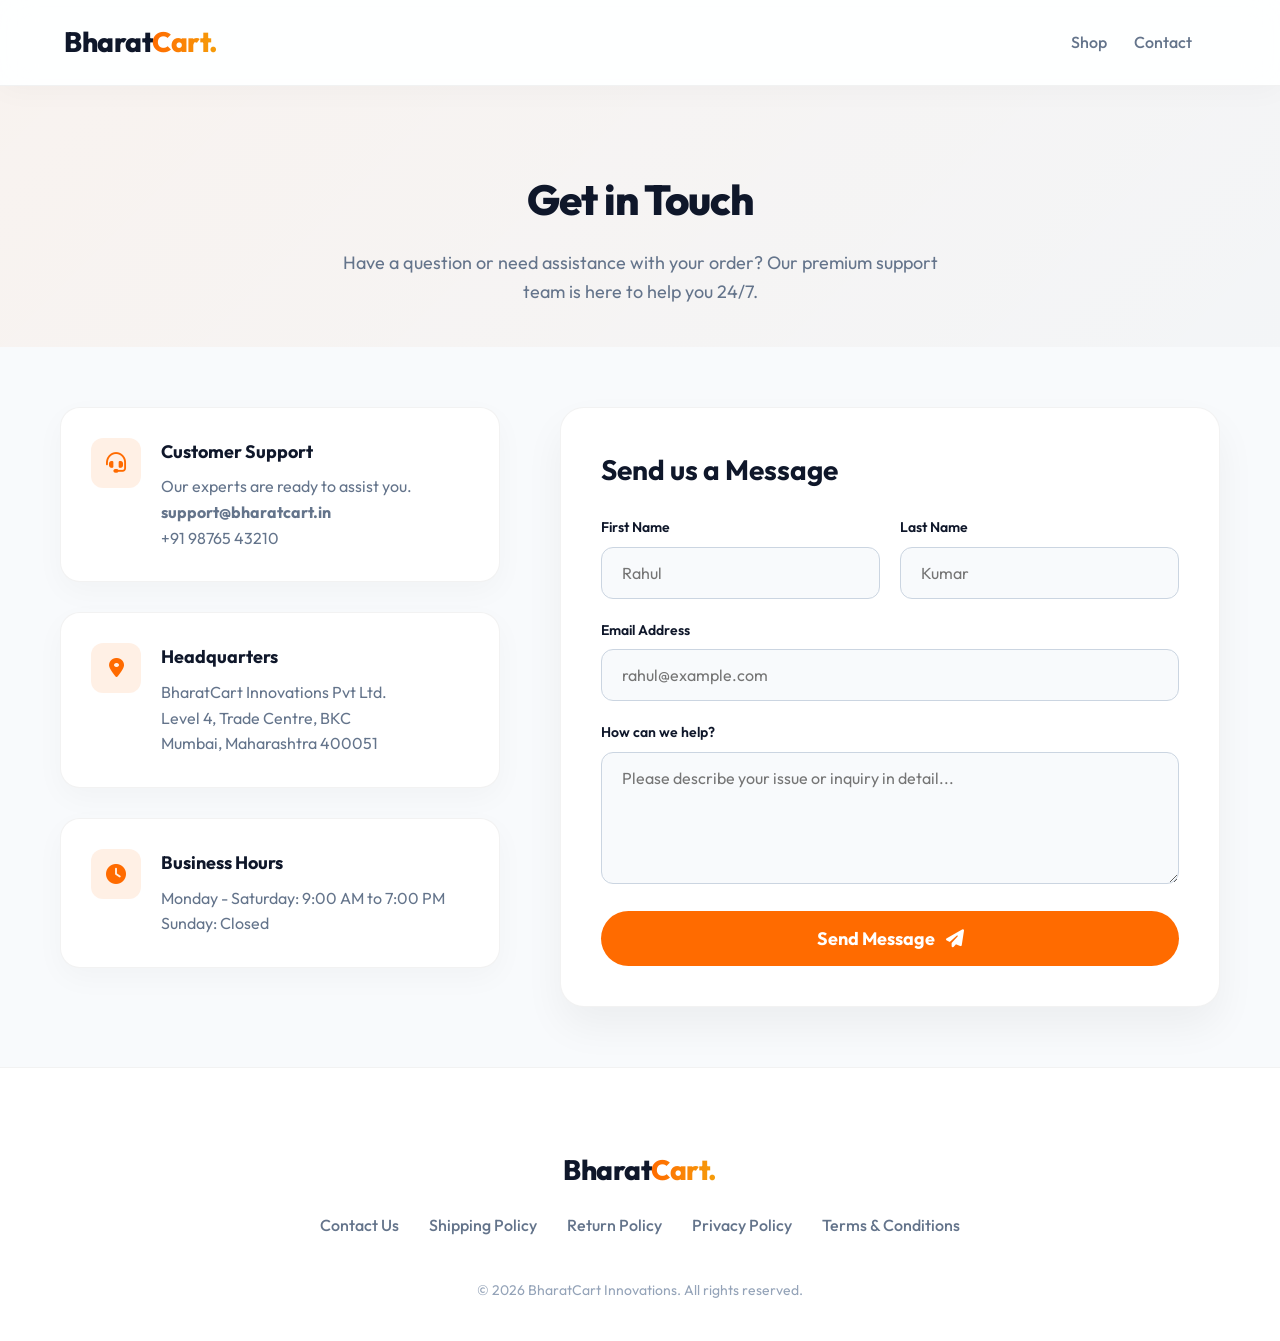
<file: contact.html>
<!DOCTYPE html>
<html lang="en">
<head>
    <meta charset="UTF-8">
    <meta name="viewport" content="width=device-width, initial-scale=1.0">
    <title>Contact Us | BharatCart</title>
    <link rel="stylesheet" href="style.css">
    <link rel="stylesheet" href="https://cdnjs.cloudflare.com/ajax/libs/font-awesome/6.4.0/css/all.min.css">
    <style>
        .contact-header {
            text-align: center;
            padding: 80px 20px 40px;
            background: linear-gradient(135deg, rgba(255,107,0,0.05), rgba(0,0,0,0.02));
        }
        .contact-header h1 {
            font-size: 42px;
            font-weight: 800;
            color: var(--text-main);
            margin-bottom: 16px;
            letter-spacing: -1px;
        }
        .contact-header p {
            color: var(--text-muted);
            font-size: 18px;
            max-width: 600px;
            margin: 0 auto;
        }
        
        .contact-container {
            max-width: 1200px;
            margin: 60px auto;
            padding: 0 20px;
            display: grid;
            grid-template-columns: 1fr 1.5fr;
            gap: 60px;
        }
        
        .contact-info {
            display: flex;
            flex-direction: column;
            gap: 30px;
        }
        .info-card {
            background: white;
            padding: 30px;
            border-radius: 20px;
            border: 1px solid var(--border-light);
            box-shadow: 0 10px 30px rgba(0,0,0,0.03);
            display: flex;
            align-items: flex-start;
            gap: 20px;
            transition: all 0.3s ease;
        }
        .info-card:hover {
            transform: translateY(-5px);
            border-color: var(--primary);
        }
        .info-icon {
            width: 50px;
            height: 50px;
            border-radius: 12px;
            background: rgba(255,107,0,0.1);
            color: var(--primary);
            display: flex;
            align-items: center;
            justify-content: center;
            font-size: 20px;
            flex-shrink: 0;
        }
        .info-content h3 {
            font-size: 18px;
            margin-bottom: 8px;
            color: var(--text-main);
        }
        .info-content p {
            color: var(--text-muted);
            line-height: 1.6;
        }
        
        .contact-form-wrapper {
            background: white;
            padding: 40px;
            border-radius: 24px;
            border: 1px solid var(--border-light);
            box-shadow: 0 20px 40px rgba(0,0,0,0.05);
        }
        .contact-form-wrapper h2 {
            font-size: 28px;
            margin-bottom: 24px;
            color: var(--text-main);
        }
        .contact-form .form-group {
            margin-bottom: 20px;
        }
        .contact-form label {
            display: block;
            margin-bottom: 8px;
            font-weight: 600;
            color: var(--text-main);
        }
        .contact-form input, .contact-form textarea {
            width: 100%;
            padding: 15px 20px;
            border: 1px solid #cbd5e1;
            border-radius: 12px;
            font-size: 16px;
            font-family: inherit;
            transition: all 0.3s;
            background: #f8fafc;
        }
        .contact-form input:focus, .contact-form textarea:focus {
            outline: none;
            border-color: var(--primary);
            background: white;
            box-shadow: 0 0 0 4px rgba(255,107,0,0.1);
        }
        .submit-btn {
            background: var(--primary);
            color: white;
            border: none;
            padding: 16px 32px;
            border-radius: 50px;
            font-size: 18px;
            font-weight: 700;
            cursor: pointer;
            width: 100%;
            transition: all 0.3s ease;
        }
        .submit-btn:hover {
            transform: translateY(-2px);
            box-shadow: 0 10px 20px var(--primary-glow);
        }
        
        @media (max-width: 992px) {
            .contact-container {
                grid-template-columns: 1fr;
            }
        }
        @media (max-width: 480px) {
            .contact-header { padding: 60px 15px 30px; }
            .contact-header h1 { font-size: 32px; }
            .contact-form-wrapper { padding: 25px 20px; }
            .contact-form > div[style*="display: flex"] { flex-direction: column; gap: 0 !important; }
        }
    </style>
</head>
<body>
    <header class="main-header">
        <a href="index.html" class="logo">Bharat<span>Cart.</span></a>
        <nav class="header-links">
            <a href="index.html">Shop</a>
            <a href="contact.html">Contact</a>
        </nav>
    </header>

    <div class="contact-header">
        <h1>Get in Touch</h1>
        <p>Have a question or need assistance with your order? Our premium support team is here to help you 24/7.</p>
    </div>

    <main class="contact-container">
        <div class="contact-info">
            <div class="info-card">
                <div class="info-icon"><i class="fas fa-headset"></i></div>
                <div class="info-content">
                    <h3>Customer Support</h3>
                    <p>Our experts are ready to assist you.<br><strong>support@bharatcart.in</strong><br>+91 98765 43210</p>
                </div>
            </div>
            <div class="info-card">
                <div class="info-icon"><i class="fas fa-map-marker-alt"></i></div>
                <div class="info-content">
                    <h3>Headquarters</h3>
                    <p>BharatCart Innovations Pvt Ltd.<br>Level 4, Trade Centre, BKC<br>Mumbai, Maharashtra 400051</p>
                </div>
            </div>
            <div class="info-card">
                <div class="info-icon"><i class="fas fa-clock"></i></div>
                <div class="info-content">
                    <h3>Business Hours</h3>
                    <p>Monday - Saturday: 9:00 AM to 7:00 PM<br>Sunday: Closed</p>
                </div>
            </div>
        </div>

        <div class="contact-form-wrapper">
            <h2>Send us a Message</h2>
            <form class="contact-form" id="contactForm">
                <div style="display: flex; gap: 20px;">
                    <div class="form-group" style="flex: 1;">
                        <label>First Name</label>
                        <input type="text" name="firstName" placeholder="Rahul" required>
                    </div>
                    <div class="form-group" style="flex: 1;">
                        <label>Last Name</label>
                        <input type="text" name="lastName" placeholder="Kumar" required>
                    </div>
                </div>
                <div class="form-group">
                    <label>Email Address</label>
                    <input type="email" name="email" placeholder="rahul@example.com" required>
                </div>

                <div class="form-group">
                    <label>How can we help?</label>
                    <textarea rows="5" name="message" placeholder="Please describe your issue or inquiry in detail..." required></textarea>
                </div>
                <button type="submit" class="submit-btn">Send Message <i class="fas fa-paper-plane" style="margin-left: 8px;"></i></button>
            </form>
        </div>
    </main>

    <footer style="margin-top: auto; background: white; border-top: 1px solid var(--border-light); padding: 80px 20px 40px;">
        <div class="footer-content" style="max-width: 1200px; margin: 0 auto; display: flex; flex-direction: column; align-items: center; text-align: center;">
            <a href="index.html" class="logo" style="margin-bottom: 20px;">Bharat<span>Cart.</span></a>
            <div class="footer-links" style="display: flex; flex-wrap: wrap; justify-content: center; gap: 30px; margin-bottom: 40px;">
                <a href="contact.html">Contact Us</a>
                <a href="shipping-policy.html">Shipping Policy</a>
                <a href="return-policy.html">Return Policy</a>
                <a href="privacy-policy.html">Privacy Policy</a>
                <a href="terms.html">Terms & Conditions</a>
            </div>
            <div class="copyright" style="color: #94a3b8; font-size: 14px;">&copy; 2026 BharatCart Innovations. All rights reserved.</div>
        </div>
    </footer>
    <script>
        document.getElementById("contactForm").addEventListener("submit", async function(event) {
            event.preventDefault();
            var form = event.target;
            var data = new FormData(form);
            var btn = form.querySelector('.submit-btn');
            var originalText = btn.innerHTML;
            
            btn.innerHTML = 'Sending... <i class="fas fa-spinner fa-spin" style="margin-left: 8px;"></i>';
            btn.disabled = true;
            
            try {
                let response = await fetch("https://formspree.io/f/xeenkgoj", {
                    method: "POST",
                    body: data,
                    headers: { 'Accept': 'application/json' }
                });
                
                if (response.ok) {
                    alert('🎉 Message sent successfully! Our support team will get back to you within 24 hours.');
                    form.reset();
                } else {
                    alert('Oops! There was a problem submitting your form. Please try again.');
                }
            } catch (error) {
                alert('Oops! There was a network problem submitting your form.');
            } finally {
                btn.innerHTML = originalText;
                btn.disabled = false;
            }
        });
    </script>
</body>
</html>
</file>
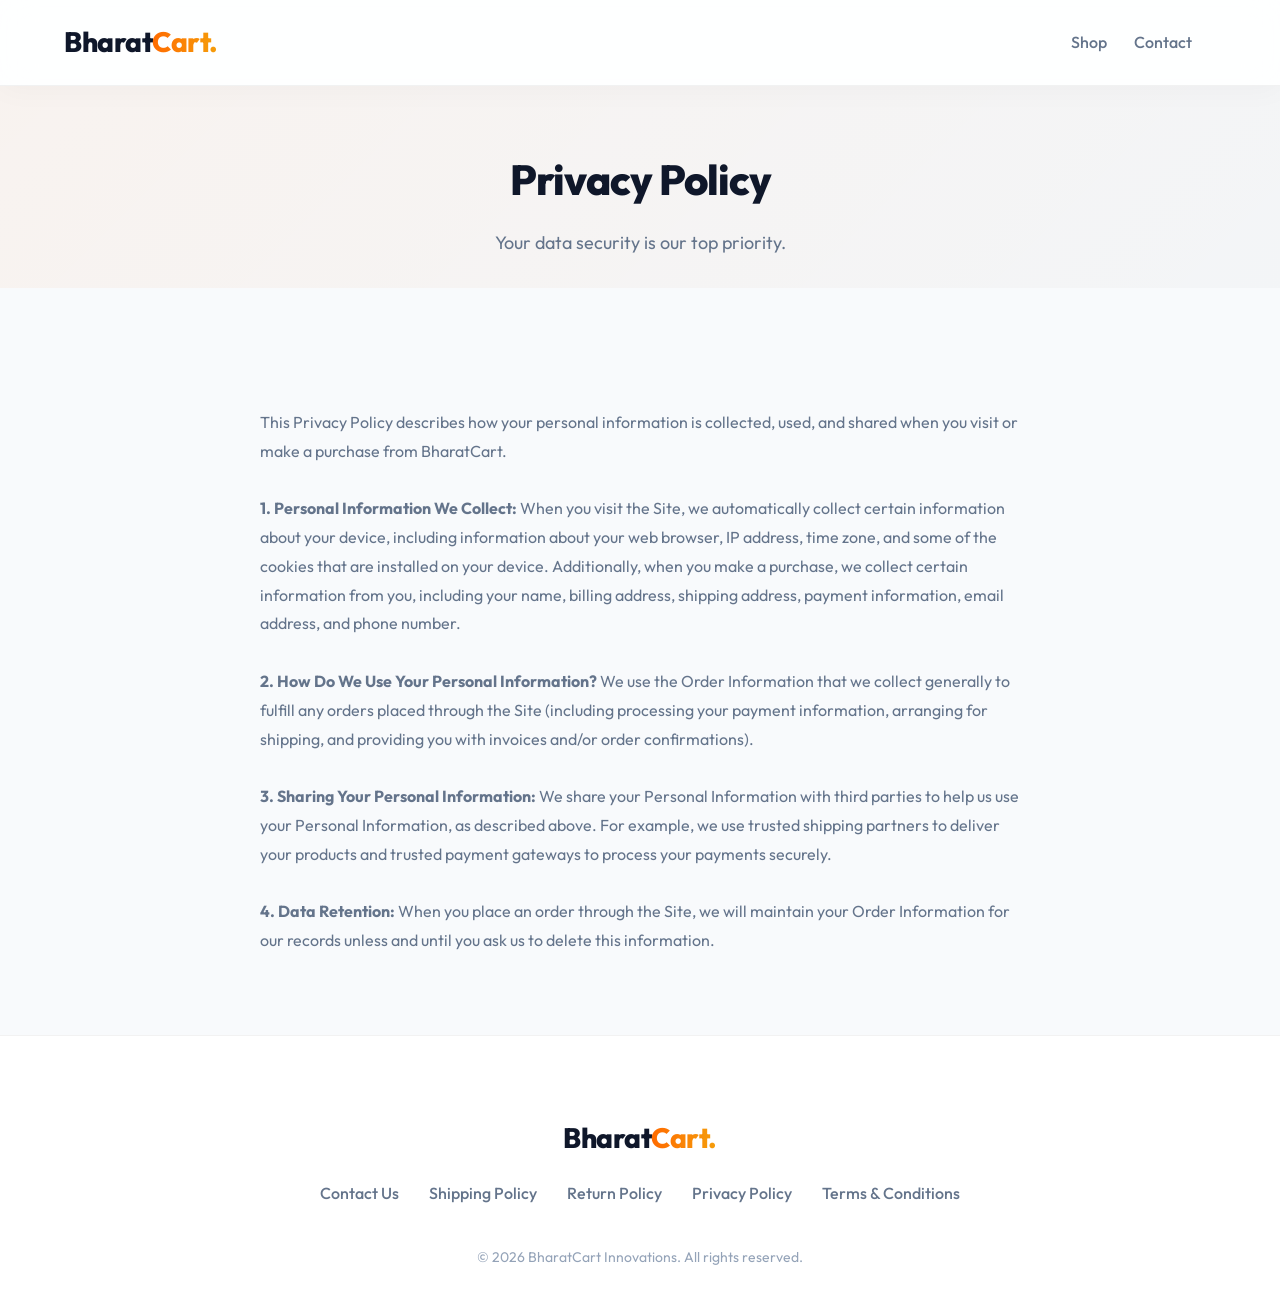
<file: privacy-policy.html>
<!DOCTYPE html>
<html lang="en">
<head>
    <meta charset="UTF-8">
    <meta name="viewport" content="width=device-width, initial-scale=1.0">
    <title>Privacy Policy | BharatCart</title>
    <link rel="stylesheet" href="style.css">
</head>
<body>
    <header class="main-header">
        <a href="index.html" class="logo">Bharat<span>Cart.</span></a>
        <nav class="header-links">
            <a href="index.html">Shop</a>
            <a href="contact.html">Contact</a>
        </nav>
    </header>

    <div style="text-align: center; padding: 60px 20px 30px; background: linear-gradient(135deg, rgba(255,107,0,0.05), rgba(0,0,0,0.02)); margin-bottom: 40px;">
        <h1 style="font-size: 42px; font-weight: 800; color: var(--text-main); margin-bottom: 16px; letter-spacing: -1px;">Privacy Policy</h1>
        <p style="color: var(--text-muted); font-size: 18px;">Your data security is our top priority.</p>
    </div>
    <div class="container" style="max-width: 800px; padding-bottom: 80px;">
        <div style="color: var(--text-muted); line-height: 1.8; font-size: 16px;">
            <p>This Privacy Policy describes how your personal information is collected, used, and shared when you visit or make a purchase from BharatCart.</p>
            <br>
            <p><strong>1. Personal Information We Collect:</strong> When you visit the Site, we automatically collect certain information about your device, including information about your web browser, IP address, time zone, and some of the cookies that are installed on your device. Additionally, when you make a purchase, we collect certain information from you, including your name, billing address, shipping address, payment information, email address, and phone number.</p>
            <br>
            <p><strong>2. How Do We Use Your Personal Information?</strong> We use the Order Information that we collect generally to fulfill any orders placed through the Site (including processing your payment information, arranging for shipping, and providing you with invoices and/or order confirmations).</p>
            <br>
            <p><strong>3. Sharing Your Personal Information:</strong> We share your Personal Information with third parties to help us use your Personal Information, as described above. For example, we use trusted shipping partners to deliver your products and trusted payment gateways to process your payments securely.</p>
            <br>
            <p><strong>4. Data Retention:</strong> When you place an order through the Site, we will maintain your Order Information for our records unless and until you ask us to delete this information.</p>
        </div>
    </div>

    <footer>
        <div class="footer-content">
            <a href="index.html" class="logo" style="margin-bottom: 20px;">Bharat<span>Cart.</span></a>
            <div class="footer-links">
                <a href="contact.html">Contact Us</a>
                <a href="shipping-policy.html">Shipping Policy</a>
                <a href="return-policy.html">Return Policy</a>
                <a href="privacy-policy.html">Privacy Policy</a>
                <a href="terms.html">Terms & Conditions</a>
            </div>
            <div class="copyright">&copy; 2026 BharatCart Innovations. All rights reserved.</div>
        </div>
    </footer>
</body>
</html>
</file>
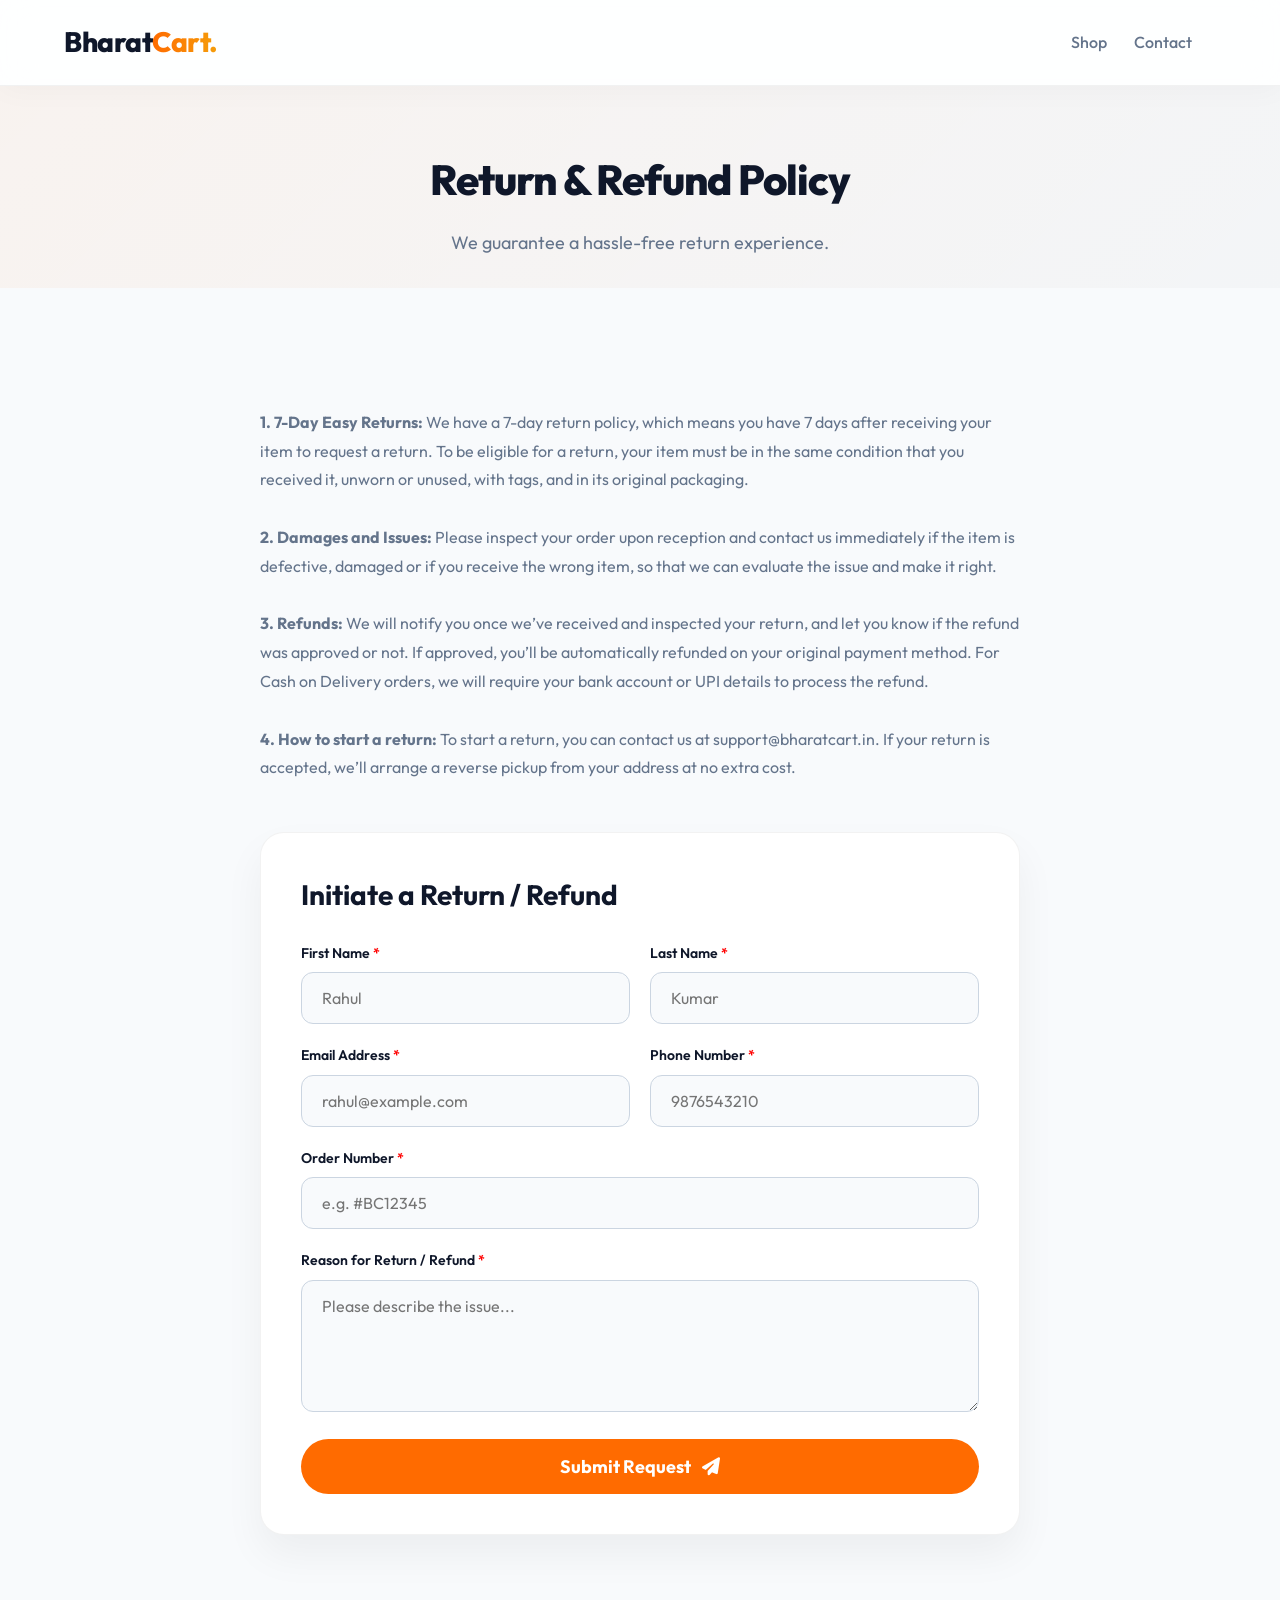
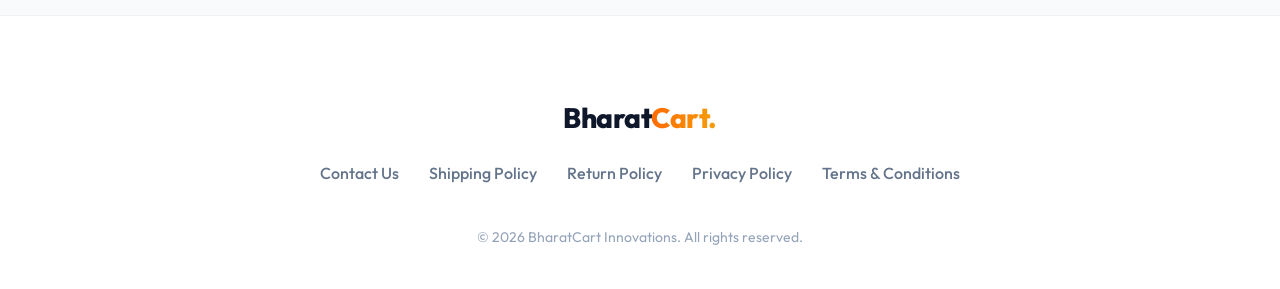
<file: return-policy.html>
<!DOCTYPE html>
<html lang="en">
<head>
    <meta charset="UTF-8">
    <meta name="viewport" content="width=device-width, initial-scale=1.0">
    <title>Return & Refund Policy | BharatCart</title>
    <link rel="stylesheet" href="style.css">
    <link rel="stylesheet" href="https://cdnjs.cloudflare.com/ajax/libs/font-awesome/6.4.0/css/all.min.css">
    <style>
        .contact-form-wrapper { background: white; padding: 40px; border-radius: 24px; border: 1px solid var(--border-light); box-shadow: 0 20px 40px rgba(0,0,0,0.05); margin-top: 50px;}
        .contact-form-wrapper h2 { font-size: 28px; margin-bottom: 24px; color: var(--text-main); }
        .contact-form .form-group { margin-bottom: 20px; }
        .contact-form label { display: block; margin-bottom: 8px; font-weight: 600; color: var(--text-main); }
        .contact-form input, .contact-form textarea, .contact-form select { width: 100%; padding: 15px 20px; border: 1px solid #cbd5e1; border-radius: 12px; font-size: 16px; font-family: inherit; transition: all 0.3s; background: #f8fafc; }
        .contact-form input:focus, .contact-form textarea:focus, .contact-form select:focus { outline: none; border-color: var(--primary); background: white; box-shadow: 0 0 0 4px rgba(255,107,0,0.1); }
        .submit-btn { background: var(--primary); color: white; border: none; padding: 16px 32px; border-radius: 50px; font-size: 18px; font-weight: 700; cursor: pointer; width: 100%; transition: all 0.3s ease; }
        .submit-btn:hover { transform: translateY(-2px); box-shadow: 0 10px 20px var(--primary-glow); }
        
        /* Custom File Upload Styling */
        .file-upload-wrapper { position: relative; width: 100%; }
        .file-input { position: absolute; left: 0; top: 0; width: 100%; height: 100%; opacity: 0; cursor: pointer; z-index: 2; }
        .file-label { display: flex !important; flex-direction: column; align-items: center; justify-content: center; padding: 30px 20px; border: 2px dashed #cbd5e1; border-radius: 12px; background: #f8fafc; color: var(--text-muted) !important; transition: all 0.3s; z-index: 1; pointer-events: none; margin-bottom: 0 !important; font-weight: 500 !important; }
        .file-input:hover + .file-label { border-color: var(--primary); background: rgba(255,107,0,0.02); }
        
        @media (max-width: 480px) {
            .contact-form-wrapper { padding: 25px 20px; }
            .contact-form > div[style*="display: flex"] { flex-direction: column; gap: 0 !important; }
        }
    </style>
</head>
<body>
    <header class="main-header">
        <a href="index.html" class="logo">Bharat<span>Cart.</span></a>
        <nav class="header-links">
            <a href="index.html">Shop</a>
            <a href="contact.html">Contact</a>
        </nav>
    </header>

    <div style="text-align: center; padding: 60px 20px 30px; background: linear-gradient(135deg, rgba(255,107,0,0.05), rgba(0,0,0,0.02)); margin-bottom: 40px;">
        <h1 style="font-size: 42px; font-weight: 800; color: var(--text-main); margin-bottom: 16px; letter-spacing: -1px;">Return & Refund Policy</h1>
        <p style="color: var(--text-muted); font-size: 18px;">We guarantee a hassle-free return experience.</p>
    </div>
    <div class="container" style="max-width: 800px; padding-bottom: 80px;">
        <div style="color: var(--text-muted); line-height: 1.8; font-size: 16px;">
            <p><strong>1. 7-Day Easy Returns:</strong> We have a 7-day return policy, which means you have 7 days after receiving your item to request a return. To be eligible for a return, your item must be in the same condition that you received it, unworn or unused, with tags, and in its original packaging.</p>
            <br>
            <p><strong>2. Damages and Issues:</strong> Please inspect your order upon reception and contact us immediately if the item is defective, damaged or if you receive the wrong item, so that we can evaluate the issue and make it right.</p>
            <br>
            <p><strong>3. Refunds:</strong> We will notify you once we’ve received and inspected your return, and let you know if the refund was approved or not. If approved, you’ll be automatically refunded on your original payment method. For Cash on Delivery orders, we will require your bank account or UPI details to process the refund.</p>
            <br>
            <p><strong>4. How to start a return:</strong> To start a return, you can contact us at support@bharatcart.in. If your return is accepted, we’ll arrange a reverse pickup from your address at no extra cost.</p>
        </div>

        <!-- Return Form -->
        <div class="contact-form-wrapper">
            <h2>Initiate a Return / Refund</h2>
            <form class="contact-form" id="returnForm" action="https://formspree.io/f/xeenkgoj" method="POST">
                <input type="hidden" name="_subject" value="New Return Request">
                <div style="display: flex; gap: 20px;">
                    <div class="form-group" style="flex: 1;">
                        <label>First Name <span style="color: red;">*</span></label>
                        <input type="text" name="firstName" placeholder="Rahul" required>
                    </div>
                    <div class="form-group" style="flex: 1;">
                        <label>Last Name <span style="color: red;">*</span></label>
                        <input type="text" name="lastName" placeholder="Kumar" required>
                    </div>
                </div>
                <div style="display: flex; gap: 20px; flex-wrap: wrap;">
                    <div class="form-group" style="flex: 1; min-width: 250px;">
                        <label>Email Address <span style="color: red;">*</span></label>
                        <input type="email" name="email" placeholder="rahul@example.com" required>
                    </div>
                    <div class="form-group" style="flex: 1; min-width: 250px;">
                        <label>Phone Number <span style="color: red;">*</span></label>
                        <input type="tel" name="phone" placeholder="9876543210" pattern="[0-9]{10}" required>
                    </div>
                </div>
                <div class="form-group">
                    <label>Order Number <span style="color: red;">*</span></label>
                    <input type="text" name="orderNumber" placeholder="e.g. #BC12345" required>
                </div>

                <div class="form-group">
                    <label>Reason for Return / Refund <span style="color: red;">*</span></label>
                    <textarea rows="5" name="message" placeholder="Please describe the issue..." required></textarea>
                </div>
                <button type="submit" class="submit-btn">Submit Request <i class="fas fa-paper-plane" style="margin-left: 8px;"></i></button>
            </form>
        </div>
    </div>

    <footer>
        <div class="footer-content">
            <a href="index.html" class="logo" style="margin-bottom: 20px;">Bharat<span>Cart.</span></a>
            <div class="footer-links">
                <a href="contact.html">Contact Us</a>
                <a href="shipping-policy.html">Shipping Policy</a>
                <a href="return-policy.html">Return Policy</a>
                <a href="privacy-policy.html">Privacy Policy</a>
                <a href="terms.html">Terms & Conditions</a>
            </div>
            <div class="copyright">&copy; 2026 BharatCart Innovations. All rights reserved.</div>
        </div>
    </footer>

    <script>
        document.getElementById("returnForm").addEventListener("submit", function(e) {
            const btn = this.querySelector('.submit-btn');
            btn.innerHTML = 'Submitting... <i class="fas fa-spinner fa-spin" style="margin-left: 8px;"></i>';
        });
    </script>
</body>
</html>
</file>
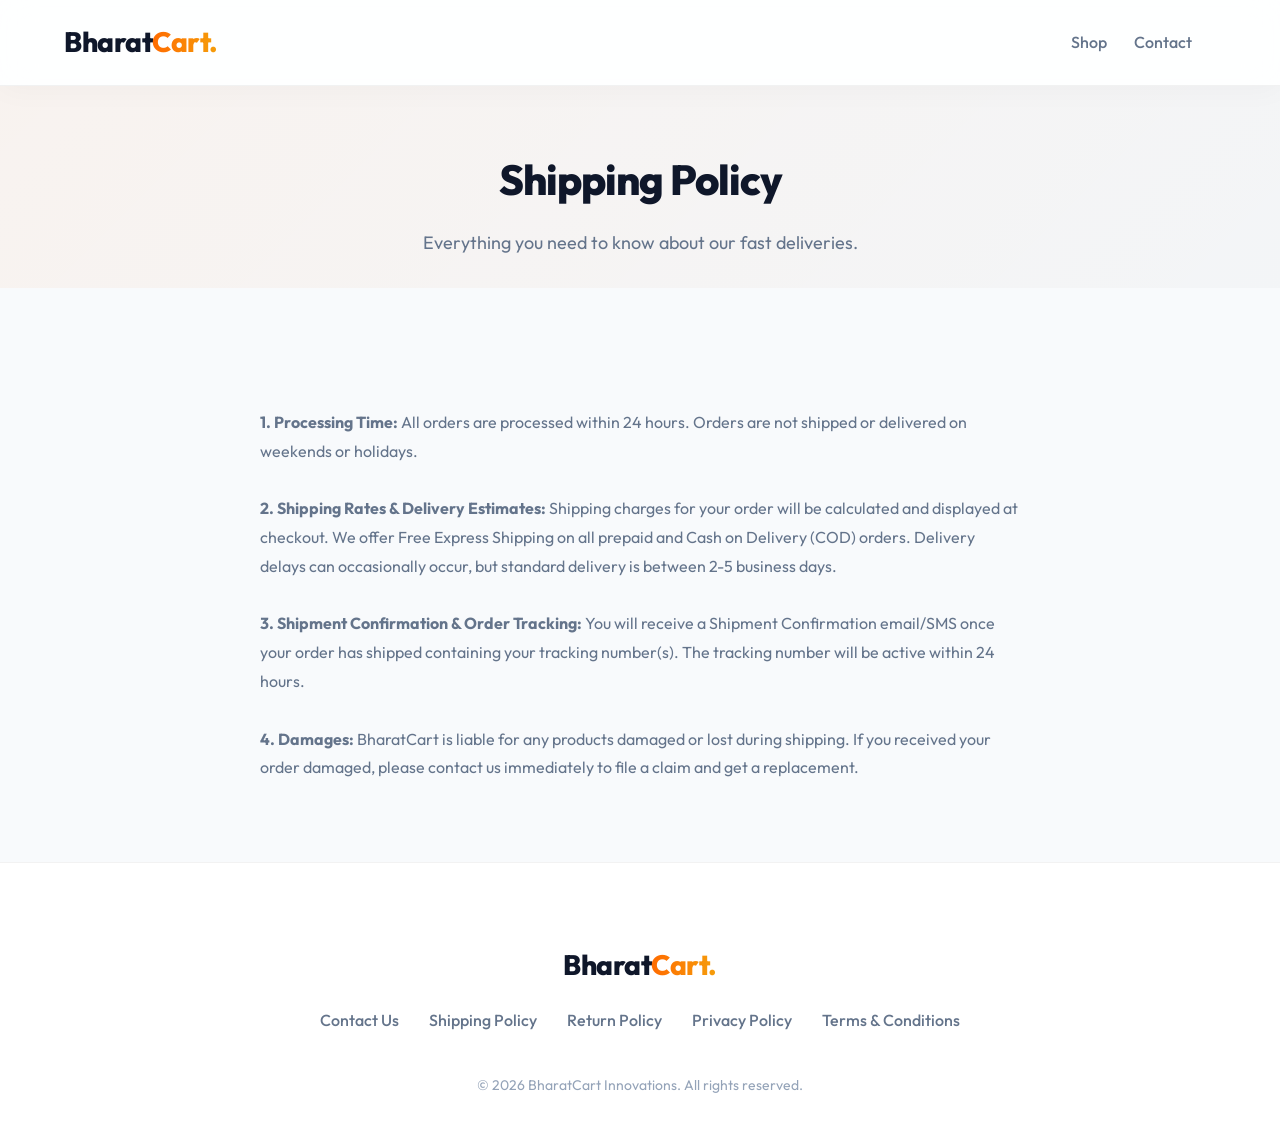
<file: shipping-policy.html>
<!DOCTYPE html>
<html lang="en">
<head>
    <meta charset="UTF-8">
    <meta name="viewport" content="width=device-width, initial-scale=1.0">
    <title>Shipping Policy | BharatCart</title>
    <link rel="stylesheet" href="style.css">
</head>
<body>
    <header class="main-header">
        <a href="index.html" class="logo">Bharat<span>Cart.</span></a>
        <nav class="header-links">
            <a href="index.html">Shop</a>
            <a href="contact.html">Contact</a>
        </nav>
    </header>

    <div style="text-align: center; padding: 60px 20px 30px; background: linear-gradient(135deg, rgba(255,107,0,0.05), rgba(0,0,0,0.02)); margin-bottom: 40px;">
        <h1 style="font-size: 42px; font-weight: 800; color: var(--text-main); margin-bottom: 16px; letter-spacing: -1px;">Shipping Policy</h1>
        <p style="color: var(--text-muted); font-size: 18px;">Everything you need to know about our fast deliveries.</p>
    </div>
    <div class="container" style="max-width: 800px; padding-bottom: 80px;">
        <div style="color: var(--text-muted); line-height: 1.8; font-size: 16px;">
            <p><strong>1. Processing Time:</strong> All orders are processed within 24 hours. Orders are not shipped or delivered on weekends or holidays.</p>
            <br>
            <p><strong>2. Shipping Rates & Delivery Estimates:</strong> Shipping charges for your order will be calculated and displayed at checkout. We offer Free Express Shipping on all prepaid and Cash on Delivery (COD) orders. Delivery delays can occasionally occur, but standard delivery is between 2-5 business days.</p>
            <br>
            <p><strong>3. Shipment Confirmation & Order Tracking:</strong> You will receive a Shipment Confirmation email/SMS once your order has shipped containing your tracking number(s). The tracking number will be active within 24 hours.</p>
            <br>
            <p><strong>4. Damages:</strong> BharatCart is liable for any products damaged or lost during shipping. If you received your order damaged, please contact us immediately to file a claim and get a replacement.</p>
        </div>
    </div>

    <footer>
        <div class="footer-content">
            <a href="index.html" class="logo" style="margin-bottom: 20px;">Bharat<span>Cart.</span></a>
            <div class="footer-links">
                <a href="contact.html">Contact Us</a>
                <a href="shipping-policy.html">Shipping Policy</a>
                <a href="return-policy.html">Return Policy</a>
                <a href="privacy-policy.html">Privacy Policy</a>
                <a href="terms.html">Terms & Conditions</a>
            </div>
            <div class="copyright">&copy; 2026 BharatCart Innovations. All rights reserved.</div>
        </div>
    </footer>
</body>
</html>
</file>
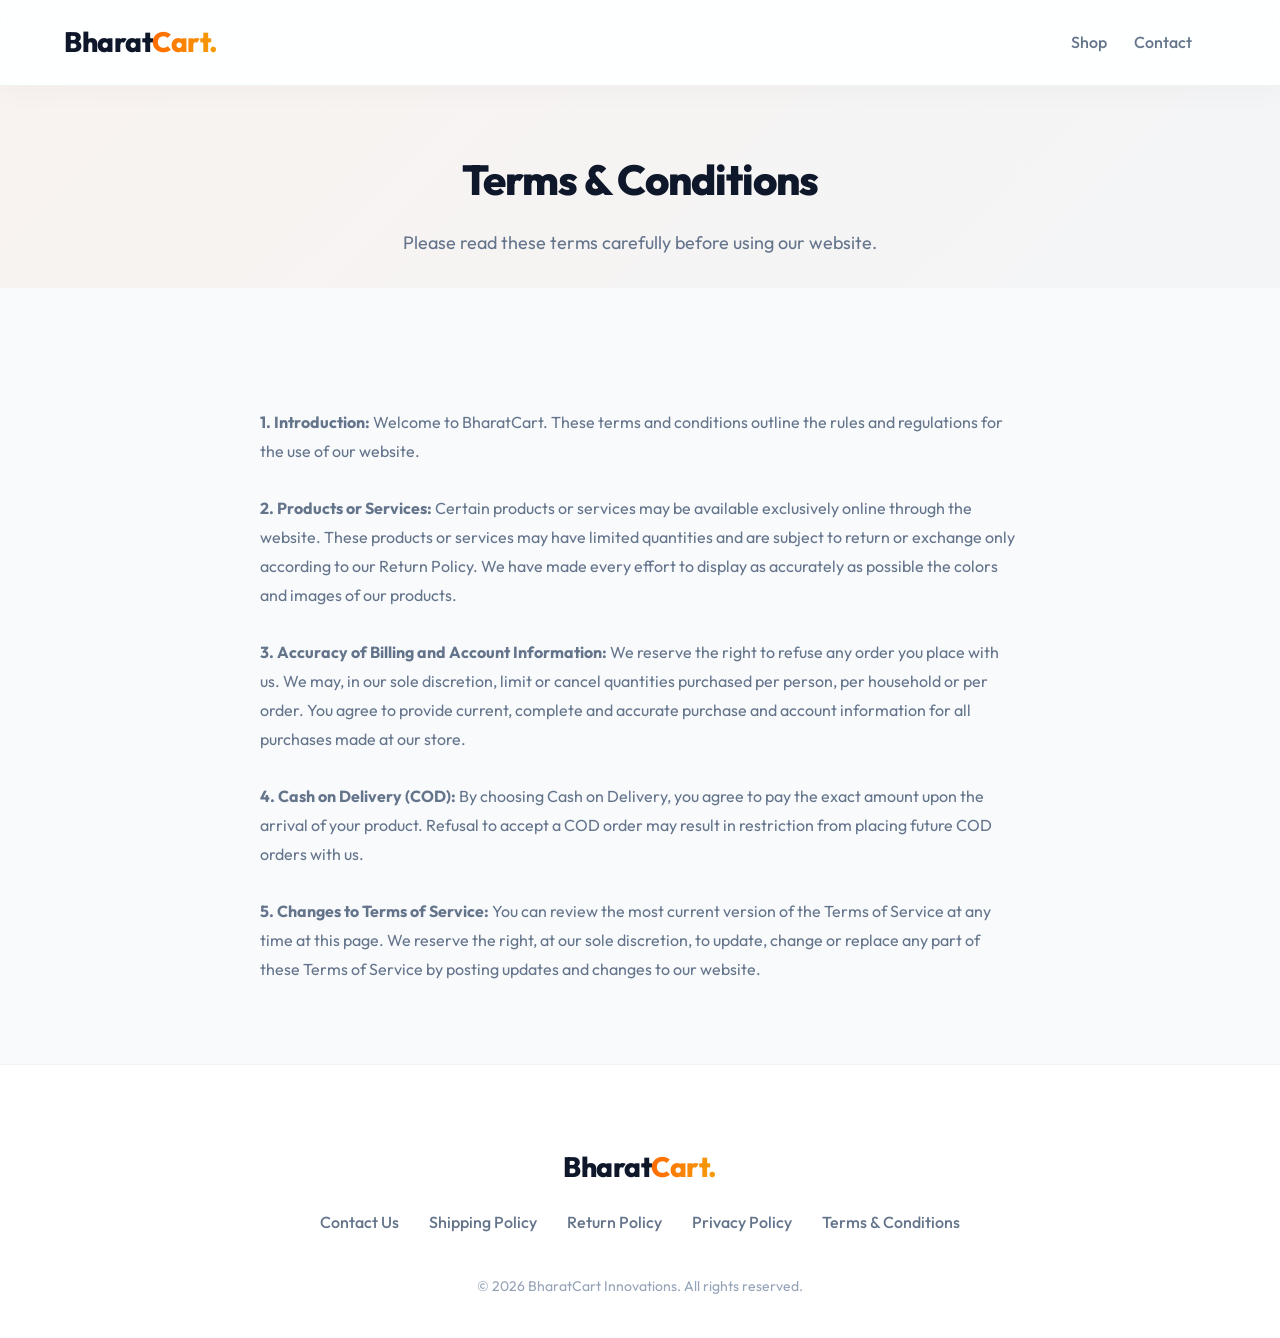
<file: terms.html>
<!DOCTYPE html>
<html lang="en">
<head>
    <meta charset="UTF-8">
    <meta name="viewport" content="width=device-width, initial-scale=1.0">
    <title>Terms & Conditions | BharatCart</title>
    <link rel="stylesheet" href="style.css">
</head>
<body>
    <header class="main-header">
        <a href="index.html" class="logo">Bharat<span>Cart.</span></a>
        <nav class="header-links">
            <a href="index.html">Shop</a>
            <a href="contact.html">Contact</a>
        </nav>
    </header>

    <div style="text-align: center; padding: 60px 20px 30px; background: linear-gradient(135deg, rgba(255,107,0,0.05), rgba(0,0,0,0.02)); margin-bottom: 40px;">
        <h1 style="font-size: 42px; font-weight: 800; color: var(--text-main); margin-bottom: 16px; letter-spacing: -1px;">Terms & Conditions</h1>
        <p style="color: var(--text-muted); font-size: 18px;">Please read these terms carefully before using our website.</p>
    </div>
    <div class="container" style="max-width: 800px; padding-bottom: 80px;">
        <div style="color: var(--text-muted); line-height: 1.8; font-size: 16px;">
            <p><strong>1. Introduction:</strong> Welcome to BharatCart. These terms and conditions outline the rules and regulations for the use of our website.</p>
            <br>
            <p><strong>2. Products or Services:</strong> Certain products or services may be available exclusively online through the website. These products or services may have limited quantities and are subject to return or exchange only according to our Return Policy. We have made every effort to display as accurately as possible the colors and images of our products.</p>
            <br>
            <p><strong>3. Accuracy of Billing and Account Information:</strong> We reserve the right to refuse any order you place with us. We may, in our sole discretion, limit or cancel quantities purchased per person, per household or per order. You agree to provide current, complete and accurate purchase and account information for all purchases made at our store.</p>
            <br>
            <p><strong>4. Cash on Delivery (COD):</strong> By choosing Cash on Delivery, you agree to pay the exact amount upon the arrival of your product. Refusal to accept a COD order may result in restriction from placing future COD orders with us.</p>
            <br>
            <p><strong>5. Changes to Terms of Service:</strong> You can review the most current version of the Terms of Service at any time at this page. We reserve the right, at our sole discretion, to update, change or replace any part of these Terms of Service by posting updates and changes to our website.</p>
        </div>
    </div>

    <footer>
        <div class="footer-content">
            <a href="index.html" class="logo" style="margin-bottom: 20px;">Bharat<span>Cart.</span></a>
            <div class="footer-links">
                <a href="contact.html">Contact Us</a>
                <a href="shipping-policy.html">Shipping Policy</a>
                <a href="return-policy.html">Return Policy</a>
                <a href="privacy-policy.html">Privacy Policy</a>
                <a href="terms.html">Terms & Conditions</a>
            </div>
            <div class="copyright">&copy; 2026 BharatCart Innovations. All rights reserved.</div>
        </div>
    </footer>
</body>
</html>
</file>
<file: style.css>
@import url('https://fonts.googleapis.com/css2?family=Outfit:wght@300;400;500;600;700;800&display=swap');

:root {
  --primary: #ff6b00;
  --primary-glow: rgba(255, 107, 0, 0.3);
  --secondary: #f59e0b;
  --bg-main: #f8fafc;
  --bg-card: #ffffff;
  --bg-card-hover: #ffffff;
  --text-main: #0f172a;
  --text-muted: #64748b;
  --border-light: rgba(0, 0, 0, 0.05);
  --glass-bg: rgba(255, 255, 255, 0.85);
  --success: #16a34a;
}

* {
  margin: 0;
  padding: 0;
  box-sizing: border-box;
  font-family: 'Outfit', sans-serif;
}

body {
  background-color: var(--bg-main);
  color: var(--text-main);
  line-height: 1.6;
  overflow-x: hidden;
  position: relative;
}

/* Ambient Glow for Light Theme */
.ambient-glow {
  position: absolute;
  top: -10%;
  left: 50%;
  transform: translateX(-50%);
  width: 100vw;
  height: 80vh;
  background: radial-gradient(circle, rgba(255,107,0,0.08) 0%, rgba(248,250,252,0) 70%);
  z-index: -1;
  pointer-events: none;
}

a { text-decoration: none; color: inherit; }
ul { list-style: none; }

/* Marquee */
.top-marquee {
  background: linear-gradient(90deg, #ff6b00, #f59e0b);
  color: white;
  padding: 8px 0;
  font-size: 13px;
  font-weight: 600;
  letter-spacing: 1px;
  text-transform: uppercase;
  white-space: nowrap;
  overflow: hidden;
}

.marquee-content {
  display: inline-block;
  animation: scroll 40s linear infinite;
  padding-right: 50px;
}

@keyframes scroll {
  0% { transform: translateX(0); }
  100% { transform: translateX(-50%); }
}

/* Header */
.main-header {
  display: flex;
  justify-content: space-between;
  align-items: center;
  padding: 20px 5%;
  background: var(--glass-bg);
  backdrop-filter: blur(16px);
  -webkit-backdrop-filter: blur(16px);
  border-bottom: 1px solid var(--border-light);
  position: sticky;
  top: 0;
  z-index: 100;
  box-shadow: 0 4px 30px rgba(0,0,0,0.03);
}

.header-links a {
  margin-right: 24px;
  font-weight: 500;
  color: var(--text-muted);
  transition: color 0.3s ease;
}

.header-links a:hover { color: var(--primary); }

.logo {
  font-size: 28px;
  font-weight: 800;
  letter-spacing: -0.5px;
  color: var(--text-main);
}

.logo span {
  background: linear-gradient(to right, #ff6b00, #f59e0b);
  -webkit-background-clip: text;
  -webkit-text-fill-color: transparent;
}

.search-btn {
  background: white;
  color: var(--text-main);
  border: 1px solid var(--border-light);
  padding: 10px 24px;
  border-radius: 50px;
  font-weight: 500;
  cursor: pointer;
  transition: all 0.3s ease;
  display: flex;
  align-items: center;
  gap: 8px;
  box-shadow: 0 2px 10px rgba(0,0,0,0.02);
}

.search-btn:hover {
  border-color: var(--primary);
  color: var(--primary);
}

.hamburger {
  display: none;
  font-size: 24px;
  background: none;
  border: none;
  color: var(--text-main);
  cursor: pointer;
}

/* Hero Section */
.hero {
  position: relative;
  padding: 120px 5%;
  display: flex;
  align-items: center;
  justify-content: center;
  text-align: center;
  min-height: 600px;
  background: url('https://images.unsplash.com/photo-1483985988355-763728e1935b?auto=format&fit=crop&q=80&w=1920') center/cover no-repeat;
}

.hero::before {
  content: '';
  position: absolute;
  top: 0; left: 0; right: 0; bottom: 0;
  background: rgba(0, 0, 0, 0.5);
  z-index: 1;
}

.hero-content {
  position: relative;
  z-index: 2;
  max-width: 800px;
}

.hero-badge {
  display: inline-block;
  background: var(--primary);
  color: white;
  padding: 8px 20px;
  border-radius: 50px;
  font-size: 14px;
  font-weight: 700;
  margin-bottom: 24px;
  letter-spacing: 1px;
}

.hero h1 {
  font-size: 56px;
  font-weight: 800;
  margin-bottom: 24px;
  line-height: 1.1;
  letter-spacing: -1px;
  color: white;
}

.hero p {
  font-size: 18px;
  color: rgba(255, 255, 255, 0.9);
  margin: 0 auto 40px;
  max-width: 90%;
}

.hero-btns {
  display: flex;
  gap: 20px;
  justify-content: center;
}

.btn-primary {
  background: linear-gradient(135deg, var(--primary), var(--secondary));
  color: white;
  padding: 14px 32px;
  border-radius: 50px;
  font-weight: 600;
  font-size: 15px;
  border: none;
  cursor: pointer;
  transition: all 0.3s ease;
  box-shadow: 0 10px 25px var(--primary-glow);
  position: relative;
  overflow: hidden;
}

.btn-primary:hover {
  transform: translateY(-3px);
  box-shadow: 0 15px 35px var(--primary-glow);
}

.btn-outline {
  background: white;
  color: var(--text-main);
  border: 2px solid var(--border-light);
  padding: 16px 40px;
  border-radius: 50px;
  font-weight: 600;
  font-size: 16px;
  cursor: pointer;
  transition: all 0.3s ease;
}

.btn-outline:hover {
  border-color: var(--primary);
  color: var(--primary);
  transform: translateY(-3px);
}

/* Sections */
.container {
  max-width: 1300px;
  margin: 0 auto;
  padding: 80px 20px;
}

.section-title {
  text-align: center;
  font-size: 40px;
  font-weight: 800;
  margin-bottom: 60px;
  letter-spacing: -0.5px;
}

.section-title span { color: var(--primary); }

/* Premium Product Grid */
.product-grid {
  display: grid;
  grid-template-columns: repeat(4, 1fr);
  gap: 30px;
}

.product-card {
  background: var(--bg-card);
  border: 1px solid var(--border-light);
  border-radius: 20px;
  overflow: hidden;
  transition: all 0.4s cubic-bezier(0.16, 1, 0.3, 1);
  box-shadow: 0 10px 30px rgba(0,0,0,0.03);
  position: relative;
  display: flex;
  flex-direction: column;
}

.product-card:hover {
  transform: translateY(-10px);
  box-shadow: 0 20px 40px rgba(0, 0, 0, 0.08);
  border-color: rgba(255, 107, 0, 0.2);
}

.img-wrapper {
  position: relative;
  overflow: hidden;
  padding-top: 100%;
}

.product-image {
  position: absolute;
  top: 0; left: 0; width: 100%; height: 100%;
  object-fit: cover;
  transition: transform 0.6s ease;
}

.product-card:hover .product-image { transform: scale(1.05); }

.product-info { padding: 24px; flex-grow: 1; display: flex; flex-direction: column; }

.rating-badge {
  display: inline-flex;
  align-items: center;
  gap: 4px;
  background: rgba(22, 163, 74, 0.1);
  color: var(--success);
  padding: 4px 10px;
  border-radius: 50px;
  font-size: 12px;
  font-weight: 700;
  margin-bottom: 12px;
}

.product-title {
  font-size: 18px;
  font-weight: 600;
  margin-bottom: 16px;
  color: var(--text-main);
  display: -webkit-box;
  -webkit-line-clamp: 2;
  -webkit-box-orient: vertical;
  overflow: hidden;
  line-height: 1.4;
}

.product-price-row {
  display: flex;
  align-items: center;
  gap: 12px;
  margin-top: auto;
}

.current-price { font-size: 22px; font-weight: 800; color: var(--text-main); }
.original-price { font-size: 15px; color: var(--text-muted); text-decoration: line-through; }
.discount { background: rgba(255, 107, 0, 0.1); color: var(--primary); padding: 4px 8px; border-radius: 6px; font-size: 12px; font-weight: 700; }

/* Informational Section (How it works) */
.info-section {
  background: white;
  border-radius: 30px;
  padding: 60px;
  margin: 40px auto;
  box-shadow: 0 20px 50px rgba(0,0,0,0.03);
  display: grid;
  grid-template-columns: repeat(3, 1fr);
  gap: 40px;
  text-align: center;
}

.info-step i {
  font-size: 40px;
  color: var(--primary);
  margin-bottom: 20px;
  background: rgba(255, 107, 0, 0.1);
  width: 80px; height: 80px;
  border-radius: 50%;
  display: inline-flex;
  align-items: center;
  justify-content: center;
}

.info-step h3 { font-size: 20px; font-weight: 700; margin-bottom: 10px; }
.info-step p { color: var(--text-muted); font-size: 15px; }

/* Features Glass Grid */
.features-grid {
  display: grid;
  grid-template-columns: repeat(4, 1fr);
  gap: 30px;
}

.feature-card {
  background: white;
  border: 1px solid var(--border-light);
  padding: 40px 30px;
  border-radius: 24px;
  text-align: center;
  transition: all 0.3s ease;
  box-shadow: 0 10px 30px rgba(0,0,0,0.02);
}

.feature-card:hover {
  transform: translateY(-5px);
  box-shadow: 0 20px 40px rgba(0,0,0,0.06);
  border-color: var(--primary);
}

.feature-icon-wrapper {
  width: 70px;
  height: 70px;
  background: linear-gradient(135deg, rgba(255, 107, 0, 0.1), rgba(245, 158, 11, 0.1));
  border-radius: 50%;
  display: flex;
  align-items: center;
  justify-content: center;
  margin: 0 auto 20px;
  font-size: 28px;
  color: var(--primary);
}

/* Not Just a Store Values */
.core-values-grid {
  display: grid;
  grid-template-columns: repeat(4, 1fr);
  gap: 30px;
  text-align: left;
}

.value-card {
  padding: 30px;
  border-radius: 20px;
  background: #f8fafc;
  transition: all 0.3s ease;
  border: 1px solid transparent;
}

.value-card:hover {
  transform: translateY(-10px);
  background: white;
  box-shadow: 0 15px 30px rgba(0,0,0,0.05);
  border-color: var(--primary);
}

/* Footer */
footer {
  background: white;
  border-top: 1px solid var(--border-light);
  padding: 80px 20px 40px;
}

.footer-content {
  max-width: 1200px;
  margin: 0 auto;
  display: flex;
  flex-direction: column;
  align-items: center;
  text-align: center;
}

.footer-story {
  max-width: 600px;
  color: var(--text-muted);
  margin-bottom: 40px;
  font-size: 16px;
}

.footer-links {
  display: flex;
  flex-wrap: wrap;
  justify-content: center;
  gap: 30px;
  margin-bottom: 40px;
}

.footer-links a { color: var(--text-muted); font-weight: 500; transition: color 0.3s; }
.footer-links a:hover { color: var(--primary); }
.copyright { color: #94a3b8; font-size: 14px; }

/* Animations Classes */
.fade-up { opacity: 0; transform: translateY(30px); transition: opacity 0.8s ease, transform 0.8s cubic-bezier(0.16, 1, 0.3, 1); }
.fade-up.visible { opacity: 1; transform: translateY(0); }

/* Modal Checkout Form */
.modal-overlay {
  position: fixed; top: 0; left: 0; width: 100vw; height: 100vh;
  background: rgba(0,0,0,0.5); backdrop-filter: blur(5px);
  display: flex; justify-content: center; align-items: center;
  z-index: 2000; opacity: 0; visibility: hidden;
  transition: all 0.3s ease;
}

.modal-overlay.active { opacity: 1; visibility: visible; }

.checkout-modal {
  background: white; width: 90%; max-width: 500px;
  border-radius: 24px; padding: 40px;
  transform: translateY(20px); transition: all 0.3s ease;
  box-shadow: 0 25px 50px rgba(0,0,0,0.15);
  position: relative;
  -ms-overflow-style: none;  /* IE and Edge */
  scrollbar-width: none;  /* Firefox */
}

.checkout-modal::-webkit-scrollbar {
  display: none; /* Chrome, Safari and Opera */
}

.modal-overlay.active .checkout-modal { transform: translateY(0); }

.close-modal {
  position: absolute; top: 20px; right: 20px;
  background: none; border: none; font-size: 24px; color: var(--text-muted);
  cursor: pointer; transition: color 0.3s;
}
.close-modal:hover { color: red; }

.form-group { margin-bottom: 20px; }
.form-group label { display: block; font-weight: 600; margin-bottom: 8px; font-size: 14px; }
.form-group input, .form-group textarea {
  width: 100%; padding: 12px 16px; border: 1px solid #cbd5e1;
  border-radius: 12px; font-size: 15px; outline: none; transition: border-color 0.3s;
}
.form-group input:focus, .form-group textarea:focus { border-color: var(--primary); }

@media (max-width: 1200px) {
  .product-grid { grid-template-columns: repeat(2, 1fr); }
  .features-grid { grid-template-columns: repeat(2, 1fr); }
}
@media (max-width: 992px) {
  .hero { padding-top: 80px; min-height: 500px; }
  .info-section { grid-template-columns: 1fr; }
  .core-values-grid { grid-template-columns: repeat(2, 1fr); }
}
@media (max-width: 768px) {
  .hamburger { display: block; }
  .header-links {
    position: absolute;
    top: 100%;
    left: 0;
    width: 100%;
    background: white;
    flex-direction: column;
    padding: 20px;
    box-shadow: 0 10px 20px rgba(0,0,0,0.05);
    border-top: 1px solid var(--border-light);
    display: none;
  }
  .header-links.show { display: flex; }
  .header-links a { margin: 10px 0; text-align: center; display: block; width: 100%; }
  
  .hero h1 { font-size: 40px; }
  .product-grid { grid-template-columns: repeat(2, 1fr); }
}
@media (max-width: 480px) {
  .product-grid { grid-template-columns: 1fr; }
  .features-grid { grid-template-columns: 1fr; }
  .hero-btns { flex-direction: column; }
  .core-values-grid { grid-template-columns: 1fr; }
  .stats-counter { flex-direction: column; gap: 20px; }
}
</file>
